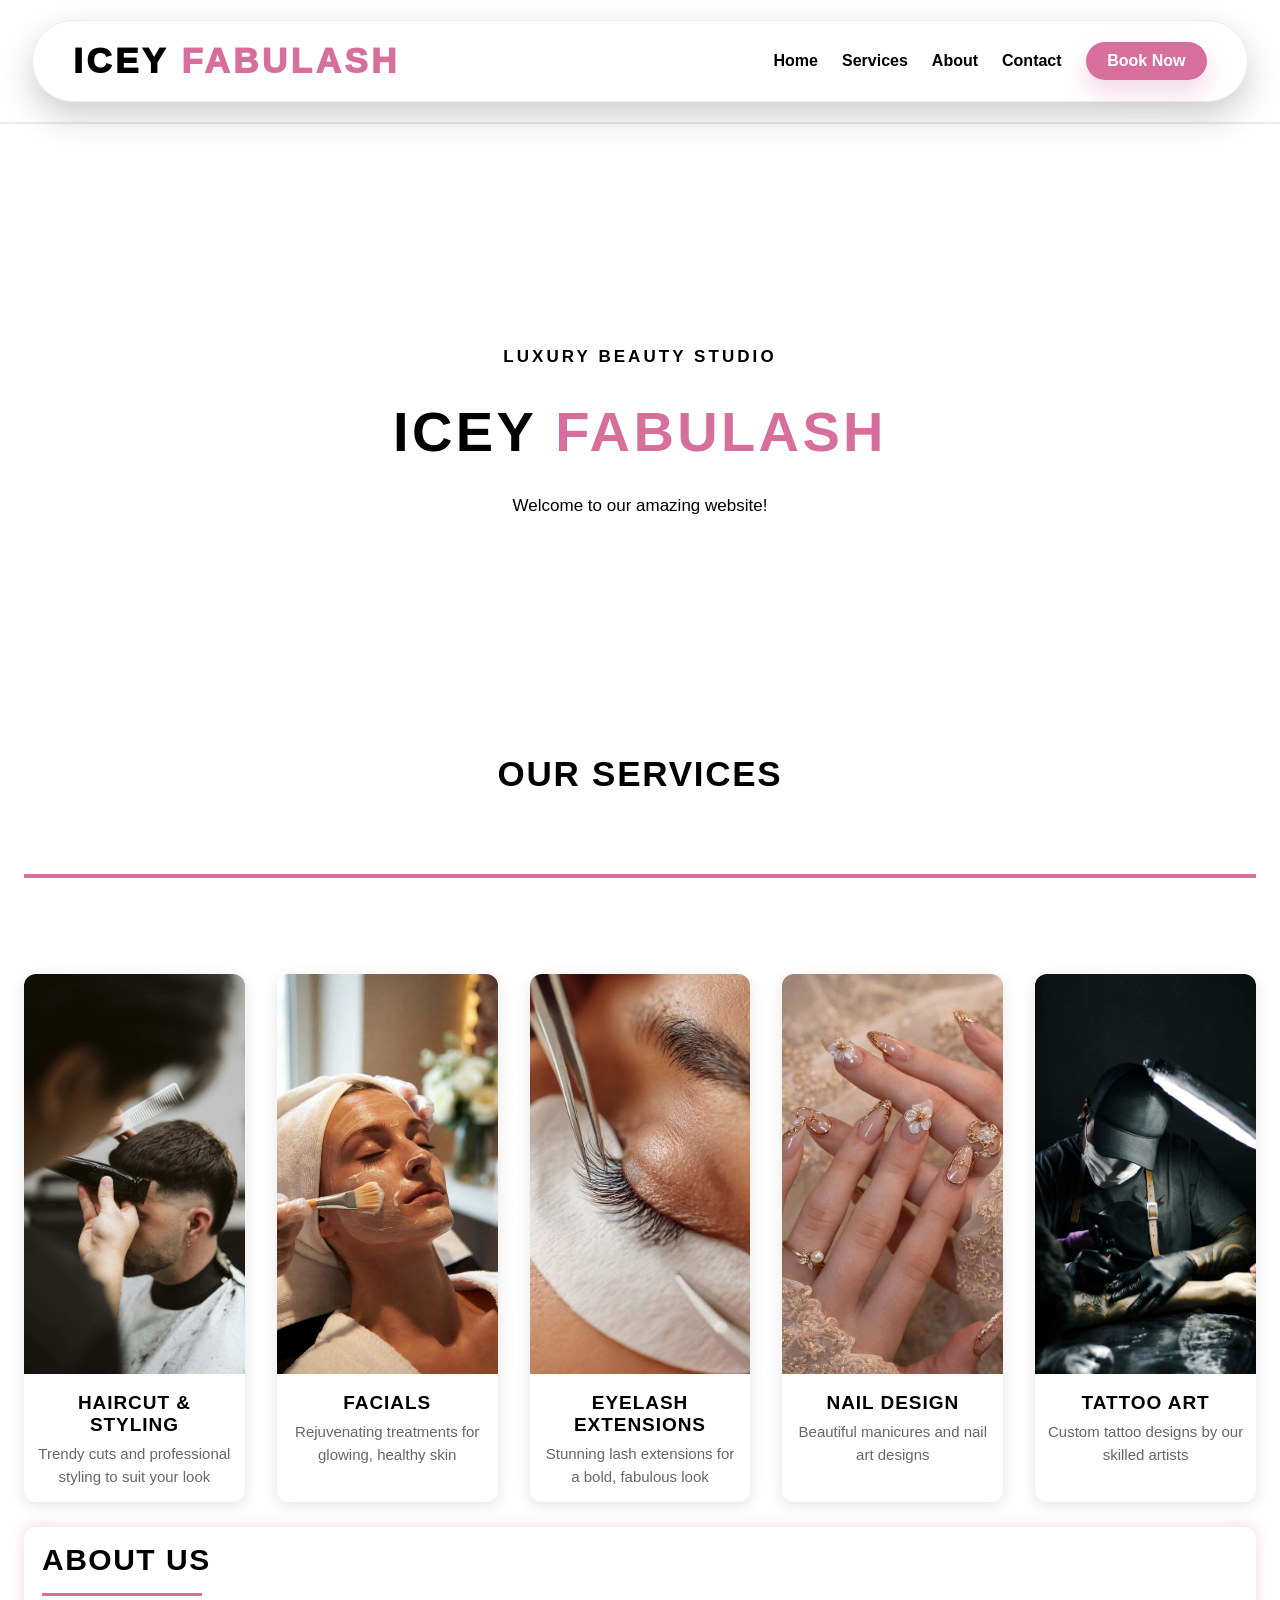
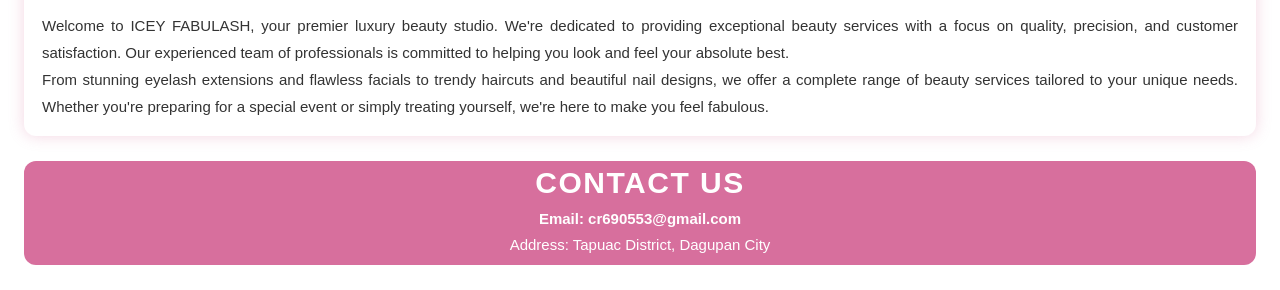
<file: index.html>
<!DOCTYPE html>
<html lang="en">
<head>
    <meta charset="UTF-8">
    <meta name="viewport" content="width=device-width, initial-scale=1.0">
    <title>ICEY FABULASH</title>
    <link rel="stylesheet" href="index.css">
</head>
<body>
    
    <header class="sheader">
        <nav class="navbar">
        
            <p class="brand">ICEY <span>Fabulash</span></p>

            <input type="checkbox" class="nav-toggle-input" id="nav-toggle">
            <label class="nav-toggle" for="nav-toggle">
                <span></span>
                <span></span>
                <span></span>
            </label>

            <div class="nav-menu">
                <ul class="nav-links">
                    <li><a href="#">Home</a></li>
                    <li><a href="#">Services</a></li>
                    <li><a href="#">About</a></li>
                    <li><a href="#">Contact</a></li>
                </ul>
                <a href="login_signup.html" class="nav-cta">Book Now</a>
            </div>

        </nav>
    </header>

    <main class="hero">
        <p class="eyebrow">Luxury beauty studio</p>
        <h1>ICEY <span>FABULASH</span></h1>
        <p>Welcome to our amazing website!</p>
    </main>

    <div class="services">
        <h2>Our Services</h2>
        <div class="service-item">
            <img src="images\haircut.jfif" alt="Haircut">
            <h3>Haircut & Styling</h3>
            <p>Trendy cuts and professional styling to suit your look</p>
        </div>
        <div class="service-item">
            <img src="images\facial.jfif" alt="Facial">
            <h3>Facials</h3>
            <p>Rejuvenating treatments for glowing, healthy skin</p>
        </div>
        <div class="service-item">
            <img src="images\eyelash.jfif" alt="Eyelash Extensions">
            <h3>Eyelash Extensions</h3>
            <p>Stunning lash extensions for a bold, fabulous look</p>
        </div>
        <div class="service-item">
            <img src="images\nails.jfif" alt="Nails">
            <h3>Nail Design</h3>
            <p>Beautiful manicures and nail art designs</p>
        </div>
        <div class="service-item">
            <img src="images\tattoo.jfif" alt="Tattoo">
            <h3>Tattoo Art</h3>
            <p>Custom tattoo designs by our skilled artists</p>
        </div>
    </div>

    <div class="about">
        <h2>About Us</h2>
        <p>Welcome to ICEY FABULASH, your premier luxury beauty studio. We're dedicated to providing exceptional beauty services with a focus on quality, precision, and customer satisfaction. Our experienced team of professionals is committed to helping you look and feel your absolute best.</p>
        <p>From stunning eyelash extensions and flawless facials to trendy haircuts and beautiful nail designs, we offer a complete range of beauty services tailored to your unique needs. Whether you're preparing for a special event or simply treating yourself, we're here to make you feel fabulous.</p>
    </div>

    <div class="contact">
        <h2>Contact Us</h2>
        <p>Email: cr690553@gmail.com</p>
        <p>Address: Tapuac District, Dagupan City</p>
    </div>

</body>
</html>
</file>
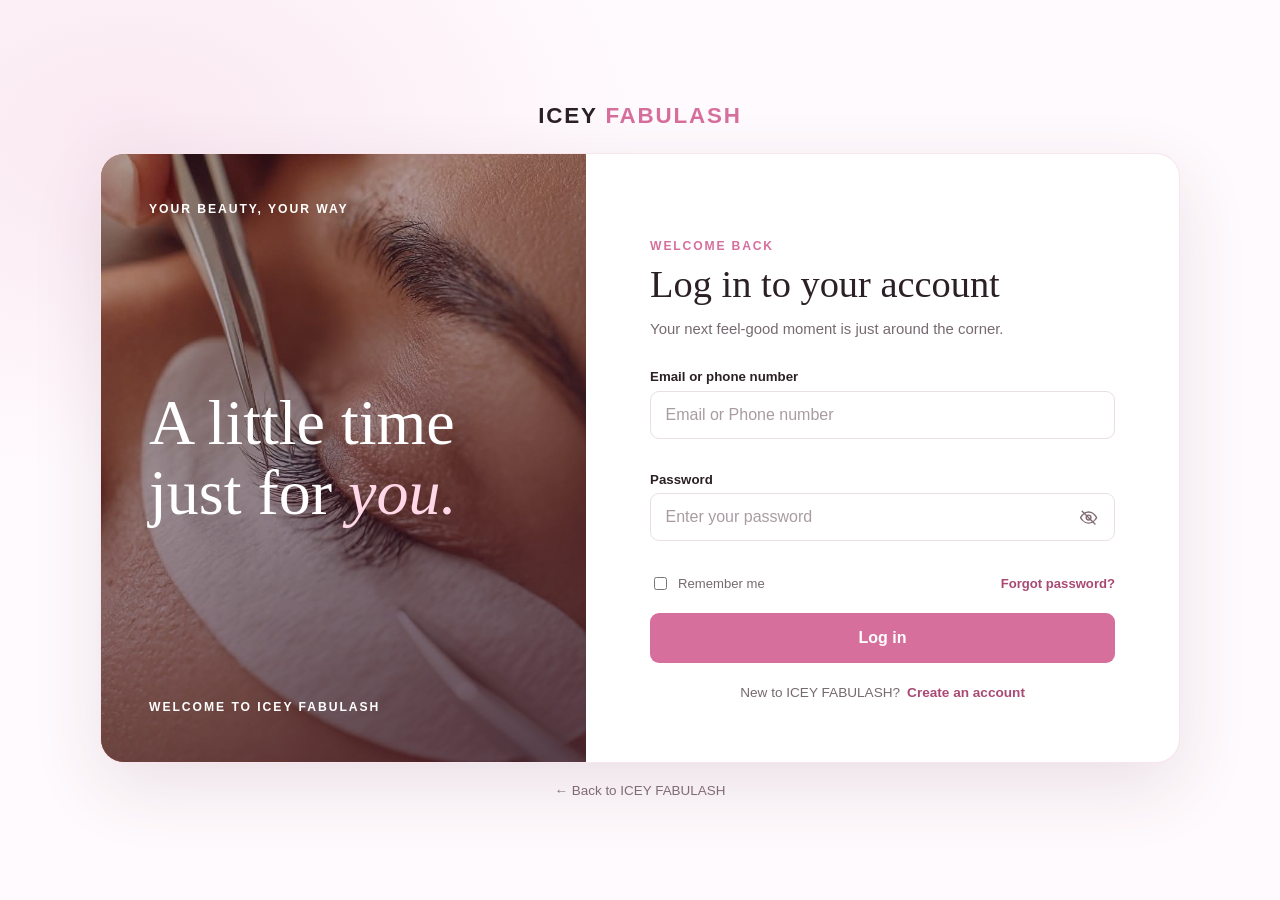
<file: signup_login.html>
<!DOCTYPE html>
<html lang="en">
<head>
    <meta charset="UTF-8">
    <meta name="viewport" content="width=device-width, initial-scale=1.0">
    <meta name="theme-color" content="#fff8fb">
    <title>Log in or Sign up | ICEY FABULASH</title>
    <link rel="stylesheet" href="signup_login.css">
    <script src="signup_login.js" defer></script>
</head>
<body>
    <main class="auth-shell">
        <a class="brand" href="index.html" aria-label="ICEY FABULASH home">
            ICEY <span>Fabulash</span>
        </a>

        <section class="auth-card" aria-labelledby="auth-title">
            <div class="auth-art" aria-hidden="true">
                <span class="art-kicker">Your beauty, your way</span>
                <p class="art-title">A little time<br>just for <em>you.</em></p>
                <span class="art-note">Welcome to ICEY FABULASH</span>
            </div>

            <div class="auth-content">
                <section class="auth-panel" id="login-panel">
                    <p class="eyebrow">Welcome back</p>
                    <h1 id="auth-title">Log in to your account</h1>
                    <p class="intro">Your next feel-good moment is just around the corner.</p>

                    <form id="login-form" novalidate>
                        <div class="field">
                            <label for="login-identity">Email or phone number</label>
                            <input id="login-identity" name="identity" type="text" autocomplete="username"
                                placeholder="Email or Phone number" required>
                            <small class="field-error" id="login-identity-error"></small>
                        </div>

                        <div class="field">
                            <label for="login-password">Password</label>
                            <div class="password-control">
                                <input id="login-password" name="password" type="password" autocomplete="current-password"
                                    placeholder="Enter your password" required>
                                <button class="password-toggle" type="button" data-password-toggle
                                    aria-label="Show password" aria-pressed="false" aria-controls="login-password">
                                    <svg viewBox="0 0 24 24" aria-hidden="true">
                                        <path d="M2 12s3.6-7 10-7 10 7 10 7-3.6 7-10 7S2 12 2 12Z"></path>
                                        <circle cx="12" cy="12" r="3"></circle>
                                        <path class="eye-slash" d="m4 4 16 16"></path>
                                    </svg>
                                </button>
                            </div>
                            <small class="field-error" id="login-password-error"></small>
                        </div>

                        <div class="form-options">
                            <label class="remember-option">
                                <input type="checkbox" name="remember">
                                <span>Remember me</span>
                            </label>
                            <button class="text-button" type="button" id="forgot-password">Forgot password?</button>
                        </div>

                        <button class="submit-button" type="submit">Log in</button>
                    </form>

                    <p class="switch-prompt">New to ICEY FABULASH?
                        <a href="#signup" data-show="signup">Create an account</a>
                    </p>
                </section>

                <section class="auth-panel" id="signup-panel" hidden>
                    <p class="eyebrow">Make it official</p>
                    <h1>Create your account</h1>
                    <p class="intro">Sign up to make your next visit even easier.</p>

                    <form id="signup-form" novalidate>
                        <div class="field">
                            <label for="signup-name">Full name</label>
                            <input id="signup-name" name="name" type="text" autocomplete="name"
                                placeholder="Your full name" required>
                            <small class="field-error" id="signup-name-error"></small>
                        </div>

                        <div class="field">
                            <label for="signup-email">Email</label>
                            <input id="signup-email" name="email" type="email" autocomplete="email"
                                placeholder="you@example.com" required>
                            <small class="field-error" id="signup-email-error"></small>
                        </div>

                        <div class="field">
                            <label for="signup-username">Username</label>
                            <input id="signup-username" name="username" type="text" autocomplete="username"
                                placeholder="Choose a username" required>
                            <small class="field-error" id="signup-username-error"></small>
                        </div>

                        <div class="field">
                            <label for="signup-password">Password</label>
                            <div class="password-control">
                                <input id="signup-password" name="password" type="password" autocomplete="new-password"
                                    placeholder="At least 8 characters" required>
                                <button class="password-toggle" type="button" data-password-toggle
                                    aria-label="Show password" aria-pressed="false" aria-controls="signup-password">
                                    <svg viewBox="0 0 24 24" aria-hidden="true">
                                        <path d="M2 12s3.6-7 10-7 10 7 10 7-3.6 7-10 7S2 12 2 12Z"></path>
                                        <circle cx="12" cy="12" r="3"></circle>
                                        <path class="eye-slash" d="m4 4 16 16"></path>
                                    </svg>
                                </button>
                            </div>
                            <small class="field-error" id="signup-password-error"></small>
                        </div>

                        <div class="field">
                            <label for="signup-confirm-password">Confirm password</label>
                            <div class="password-control">
                                <input id="signup-confirm-password" name="confirmPassword" type="password"
                                    autocomplete="new-password" placeholder="Enter your password again" required>
                                <button class="password-toggle" type="button" data-password-toggle
                                    aria-label="Show password" aria-pressed="false" aria-controls="signup-confirm-password">
                                    <svg viewBox="0 0 24 24" aria-hidden="true">
                                        <path d="M2 12s3.6-7 10-7 10 7 10 7-3.6 7-10 7S2 12 2 12Z"></path>
                                        <circle cx="12" cy="12" r="3"></circle>
                                        <path class="eye-slash" d="m4 4 16 16"></path>
                                    </svg>
                                </button>
                            </div>
                            <small class="field-error" id="signup-confirm-password-error"></small>
                        </div>

                        <button class="submit-button" type="submit">Sign up</button>
                    </form>

                    <p class="switch-prompt">Already have an account?
                        <a href="#login" data-show="login">Log in</a>
                    </p>
                </section>

            </div>
        </section>

        <a class="back-link" href="index.html">← Back to ICEY FABULASH</a>
    </main>
</body>
</html>
</file>
<file: index.css>
:root {
    --primary-color: #d76f9d;
    --secondary-color: #000000;
    --white-color: #ffffff;
}

* {
    box-sizing: border-box;
    margin: 0;
    padding: 0;
}

body {
    font-family: "Segoe UI", Tahoma, Geneva, Verdana, sans-serif;
}

ul {
    list-style: none;
}

a {
    text-decoration: none;
}

.sheader {
    position: sticky;
    top: 0;
    width: 100%;
    padding: 20px 0;
    border-bottom: 2px solid rgba(0, 0, 0, 0.08);
    background-color: var(--white-color);
    z-index: 1;
}

.navbar {
    width: calc(100% - 4rem);
    max-width: 1300px;
    margin: 0 auto;
    display: flex;
    align-items: center;
    justify-content: space-between;
    gap: 1rem;
    padding: 20px 40px;
    border-radius: 50px;
    border: 1px solid rgba(0, 0, 0, 0.08);
    box-shadow: 0 15px 35px rgba(0, 0, 0, 0.192);
}

.brand {
    font-size: 35px;
    font-weight: 1000;
    letter-spacing: 0.1em;
    text-transform: uppercase;
    color: var(--secondary-color);
}

.brand span {
    color: var(--primary-color);
}

.nav-menu {
    display: flex;
    justify-content: center;
    align-items: center;
    gap: 1.5rem;
    font-size: 18px;
}

.nav-links {
    display: flex;
    justify-content: center;
    gap: 1.5rem;
}

.nav-links li {
    display: flex;
    margin: 0;
    padding: 0;

}

.nav-links a {
    font-size: 16px;
    font-weight: 600;
    color: var(--secondary-color);
    transition: color 0.2s;
}

.nav-links li a:hover {
    color: var(--primary-color);
}

.nav-cta {
    padding: 0.6rem 1.35rem;
    border-radius: 50px;
    background: var(--primary-color);
    color: white;
    font-size: 16px;
    font-weight: 700;
    box-shadow: 0 12px 24px rgba(215, 111, 157, 0.28);
    transition: transform 0.2s;
}

.nav-cta:hover {
    transform: translateY(-3px);
}

.hero {
    width: calc(100% - 2rem);
    max-width: 1300px;
    height: 70vh;
    margin: 0 auto;
    display: flex;
    flex-direction: column;
    justify-content: center;
    align-items: center;
    text-align: center;
    padding: 4rem 0 5rem;
}

.hero .eyebrow {
    text-transform: uppercase;
    margin: 0 0 1rem;
    letter-spacing: 0.18em;
    font-weight: 700;
}

.hero h1 {
    margin: 1rem 0;
    font-size: 56px;
    letter-spacing: 0.06em;
    text-transform: uppercase;
}

.hero h1 span {
    color: var(--primary-color);
}

.hero p {
    color: var(--secondary-color);
    margin: 1rem 0 0;
    font-size: 17px;
}

.nav-toggle-input {
    position: absolute;
    opacity: 0;
    pointer-events: none;
}

.nav-toggle {
    display: none;
    width: 30px;
    height: 30px;
    border-radius: 10px;
    border: 2px solid rgba(0, 0, 0, 0.100);
    cursor: pointer;
    position: relative;
}

.nav-toggle span {
    position: absolute;
    left: 6px;
    width: 14px;
    height: 2px;
    border-radius: 999px;
    background: var(--primary-color);
    transition: all 0.5s ease;
}

.nav-toggle span:nth-child(1) { top: 6px; }
.nav-toggle span:nth-child(2) { top: 12px; }
.nav-toggle span:nth-child(3) { top: 18px; }

@media (min-width: 850px) and (max-width: 1100px) {
    .nav-toggle { display: none; }
    .nav-menu { display: flex; gap: 1.2rem; font-size: 16px;}
    .navbar { width: 95%; padding: 20px 25px; gap: 1rem; }
    .brand { font-size: 30px; }
    .nav-links { gap: 1.2rem; }
    .nav-links a { font-size: 15px; }
    .nav-cta { padding: 0.55rem 1.2rem; font-size: 15px; }
    .hero { width: 90%; height: 67vh; padding: 3rem 25px; }
    .hero h1 { font-size: 45px; margin: 0.9rem 0; }
    .hero p { font-size: 15px; }
}

@media (max-width: 850px) {
    .sheader { padding: 15px 0; }

    .navbar {
        width: 95%;
        padding: 5px 15px;
        gap: 0.5rem;
        position: relative;
    }
    
    .nav-toggle {
        display: block;
    }
    
    .nav-menu {
        position: absolute;
        top: calc(100% + 5px);
        left: 0;
        right: 0;
        flex-direction: column;
        align-items: stretch;
        padding: 9px;
        border-radius: 14px;
        border: 1px solid rgba(0, 0, 0, 0.08);
        box-shadow: 0 10px 25px rgba(0, 0, 0, 0.1);
        display: none;
        gap: 8px;
    }
    
    .nav-toggle-input:checked ~ .nav-menu { 
        display: flex; 
        background-color: var(--white-color); 
    }
    .nav-links { flex-direction: column; gap: 12px; }
    .brand { font-size: 20px; }
    .nav-links a { font-size: 10px; }
    .nav-cta { padding: 4px 16px; font-size: 10px; width: 100%; text-align: center; }
    .hero { width: 95%; height: 50vh; padding: 2rem 15px; }
    .hero h1 { font-size: 36px; margin: 0.8rem 0; }
    .hero p { font-size: 14px; }
}

.services {
    width: calc(100% - 3rem);
    max-width: 1300px;
    margin: 0 auto ;
}

.services h2 {
    text-align: center;
    font-size: 35px;
    text-transform: uppercase;
    color: var(--secondary-color);
    margin-bottom: 3rem;
    letter-spacing: 0.05em;
}

.services h2::after {
    content: '';
    display: block;
    max-width: 1300px;
    height: 4px;
    background: var(--primary-color);
    margin: 5rem auto 1rem;
}

.services {
    display: grid;
    grid-template-columns: repeat(auto-fit, minmax(220px, 1fr));
    gap: 2rem;
}

.services h2 {
    grid-column: 1 / -1;
}

.service-item {
    background: white;
    border-radius: 12px;
    overflow: hidden;
    box-shadow: 0 4px 15px rgba(0, 0, 0, 0.1);
    transition: transform 0.3s, box-shadow 0.3s;
}

.service-item:hover {
    transform: translateY(-8px);
    box-shadow: 0 0 35px rgba(215, 111, 158, 0.459);
}

.service-item img {
    width: 100%;
    height: 400px;
    object-fit: cover;
}

.service-item h3 {
    font-size: 19px;
    color: var(--secondary-color);
    margin: 14px 10px 7px;
    text-transform: uppercase;
    letter-spacing: 0.05em;
    text-align: center;
}

.service-item p {
    color: #666;
    font-size: 15px;
    margin: 7px 10px 14px;
    flex: 1;
    line-height: 1.5;
    font-weight: 1.2rem;
    text-align: center;
}

.about {
    width: calc(100% - 3rem);
    max-width: 1300px;
    margin: 25px auto;
    padding: 16px 18px;
    border-radius: 12px;
    box-shadow: 0 0 15px rgba(215, 111, 158, 0.295)
}

.about h2 {
    font-size: 30px;
    text-transform: uppercase;
    color: var(--secondary-color);
    margin-bottom: 0;
    letter-spacing: 0.05em;
}

.about h2::after {
    content: '';
    display: block;
    width: 160px;
    height: 3px;
    background: var(--primary-color);
    margin: 1rem 0;
}

.about p {
    font-size: 15px;
    color: #333;
    line-height: 1.8;
    text-align: justify;
}

.contact {
    width: calc(100% - 3rem);
    max-width: 1300px;
    margin: 25px auto;
    background: var(--primary-color);
    border-radius: 12px;
    text-align: center;
    color: white;
    padding: 2px 0;
}

.contact h2 {
    font-size: 30px;
    text-transform: uppercase;
    margin: 0.2rem 0 0.6rem;
    letter-spacing: 0.05em;
}

.contact p {
    font-size: 15px;
    margin: 0.6rem 0;
}

.contact p:first-of-type {
    font-weight: 600;
}

@media (min-width: 850px) and (max-width: 1100px) {
    .services h2 { font-size: 33px; }
    .about h2, .contact h2 { font-size: 24px; }
    .service-item h3 { font-size: 17px; }
    .service-item p { font-size: 14px }
    .about p, .contact p { font-size: 13px; }
    .about h2::after { width: 128px; }
}
    
@media (max-width: 850px) {
    .services h2  { font-size: 28px; }
    .about h2, .contact h2 { font-size: 20px; }
    .service-item h3 { font-size: 14px; }
    .service-item p { font-size: 12px; }
    .about p, .contact p { font-size: 11px; }
    .about h2::after { width: 108px; }
}
</file>
<file: signup_login.css>
:root {
    color-scheme: light;
    --primary-color: #d76f9d;
    --ink: #2b2026;
    --muted: #766a70;
    --line: #eadfe4;
    --soft-pink: #fff5f9;
}

* {
    box-sizing: border-box;
}

body {
    min-width: 320px;
    min-height: 100vh;
    margin: 0;
    font-family: "Segoe UI", Tahoma, Geneva, Verdana, sans-serif;
    color: var(--ink);
    background:
        radial-gradient(ellipse at 10% 15%, rgba(215, 111, 157, 0.13), transparent 32rem),
        #fffafd;
}

button,
input {
    font: inherit;
}

a {
    color: inherit;
}

.auth-shell {
    width: min(100% - 2rem, 1080px);
    min-height: 100vh;
    margin: 0 auto;
    padding: 2rem 0;
    display: flex;
    flex-direction: column;
    align-items: center;
    justify-content: center;
}

.brand {
    margin: 0 0 1.5rem;
    font-size: 1.4rem;
    font-weight: 900;
    letter-spacing: 0.08em;
    text-decoration: none;
    text-transform: uppercase;
}

.brand span {
    color: var(--primary-color);
}

.auth-card {
    width: 100%;
    min-height: 610px;
    display: grid;
    grid-template-columns: 0.9fr 1.1fr;
    overflow: hidden;
    border: 1px solid rgba(215, 111, 157, 0.18);
    border-radius: 24px;
    background: #fff;
    box-shadow: 0 24px 70px rgba(83, 42, 61, 0.12);
}

.auth-art {
    min-height: 100%;
    padding: 3rem;
    display: flex;
    flex-direction: column;
    justify-content: space-between;
    color: #fff;
    background:
        linear-gradient(155deg, rgba(65, 35, 50, 0.24), rgba(54, 25, 41, 0.76)),
        url("images/eyelash.jfif") center / cover,
        #a64e75;
}

.art-kicker,
.art-note {
    font-size: 0.76rem;
    font-weight: 700;
    letter-spacing: 0.16em;
    text-transform: uppercase;
}

.art-title {
    margin: auto 0;
    font-family: Georgia, "Times New Roman", serif;
    font-size: clamp(2.8rem, 5vw, 4.5rem);
    line-height: 1.08;
}

.art-title em {
    color: #ffd7e7;
    font-weight: 400;
}

.auth-content {
    padding: 3rem clamp(1.5rem, 5vw, 4.5rem) 1.5rem;
    display: flex;
    flex-direction: column;
    justify-content: center;
}

.auth-panel[hidden] {
    display: none;
}

.eyebrow {
    margin: 0 0 0.55rem;
    color: var(--primary-color);
    font-size: 0.76rem;
    font-weight: 800;
    letter-spacing: 0.15em;
    text-transform: uppercase;
}

h1 {
    margin: 0;
    font-family: Georgia, "Times New Roman", serif;
    font-size: clamp(1.8rem, 3vw, 2.4rem);
    font-weight: 500;
    line-height: 1.15;
}

.intro {
    margin: 0.75rem 0 1.75rem;
    color: var(--muted);
    font-size: 0.93rem;
    line-height: 1.55;
}

.field {
    margin-bottom: 0.80rem;
}

.field label {
    display: block;
    margin-bottom: 0.42rem;
    font-size: 0.83rem;
    font-weight: 700;
}

.field input {
    width: 100%;
    min-height: 48px;
    padding: 0.75rem 0.9rem;
    border: 1px solid var(--line);
    border-radius: 9px;
    outline: none;
    background: #fff;
    color: var(--ink);
    transition: border-color 0.18s, box-shadow 0.18s;
}

.password-control {
    position: relative;
}

.password-control input {
    padding-right: 3.25rem;
}

.password-control input.password-masked {
    -webkit-text-security: disc;
}

.password-toggle {
    position: absolute;
    top: 50%;
    right: 0.65rem;
    width: 2rem;
    height: 2rem;
    padding: 0.35rem;
    display: grid;
    place-items: center;
    transform: translateY(-50%);
    border: 0;
    border-radius: 6px;
    background: transparent;
    color: #806b75;
    cursor: pointer;
}

.password-toggle:hover {
    background: var(--soft-pink);
    color: #a94973;
}

.password-toggle:focus-visible {
    outline: 3px solid rgba(215, 111, 157, 0.45);
    outline-offset: 1px;
}

.password-toggle svg {
    width: 1.2rem;
    height: 1.2rem;
    fill: none;
    stroke: currentColor;
    stroke-linecap: round;
    stroke-linejoin: round;
    stroke-width: 1.7;
}

.password-toggle[aria-pressed="false"] .eye-slash {
    display: block;
}

.password-toggle[aria-pressed="true"] .eye-slash {
    display: none;
}

.field input::placeholder {
    color: #a89ca2;
}

.field input:focus {
    border-color: var(--primary-color);
    box-shadow: 0 0 0 3px rgba(215, 111, 157, 0.15);
}

.field input[aria-invalid="true"] {
    border-color: #bd344c;
}

.field-error {
    display: block;
    height: 1rem;
    margin-top: 0.25rem;
    color: #a5233a;
    font-size: 0.76rem;
    line-height: 1.2;
}

.form-options {
    margin: 0.2rem 0 0.5rem;
    display: flex;
    align-items: center;
    justify-content: space-between;
    gap: 1rem;
    font-size: 0.82rem;
}

.remember-option {
    display: inline-flex;
    align-items: center;
    gap: 0.5rem;
    color: var(--muted);
    cursor: pointer;
}

.remember-option input {
    accent-color: var(--primary-color);
}

.text-button {
    padding: 0;
    border: 0;
    background: transparent;
    color: #a94973;
    font-size: inherit;
    font-weight: 700;
    cursor: pointer;
}

.text-button:hover,
.switch-prompt a:hover,
.back-link:hover {
    text-decoration: underline;
}

.submit-button {
    width: 100%;
    min-height: 50px;
    margin-top: 0.75rem;
    border: 0;
    border-radius: 9px;
    background: var(--primary-color);
    color: #fff;
    font-weight: 800;
    cursor: pointer;
    transition: background 0.18s, transform 0.18s;
}

.submit-button:hover {
    transform: translateY(-1px);
    background: #c55d8a;
}

.submit-button:focus-visible,
.text-button:focus-visible,
a:focus-visible {
    outline: 3px solid rgba(215, 111, 157, 0.45);
    outline-offset: 3px;
}

.switch-prompt {
    margin: 1.35rem 0 0;
    color: var(--muted);
    text-align: center;
    font-size: 0.85rem;
}

.switch-prompt a {
    margin-left: 0.2rem;
    color: #a94973;
    font-weight: 800;
    text-decoration: none;
}

.back-link {
    margin-top: 1.25rem;
    color: #806b75;
    font-size: 0.84rem;
    text-decoration: none;
}

@media (max-width: 720px) {
    .auth-shell {
        width: min(100% - 1.25rem, 500px);
        padding: 1.25rem 0;
    }

    .brand {
        margin-bottom: 1rem;
        font-size: 1.2rem;
    }

    .auth-card {
        min-height: auto;
        grid-template-columns: 1fr;
        border-radius: 18px;
    }

    .auth-art {
        min-height: 155px;
        padding: 1.25rem 1.5rem;
        background-position: center 43%;
    }

    .art-kicker,
    .art-note {
        font-size: 0.62rem;
    }

    .art-title {
        margin: 1rem 0;
        font-size: 2rem;
    }

    .auth-content {
        padding: 1.75rem 1.4rem 1.3rem;
    }
}

@media (max-width: 360px) {
    .form-options {
        align-items: flex-start;
        flex-direction: column;
        gap: 0.75rem;
    }
}
</file>
